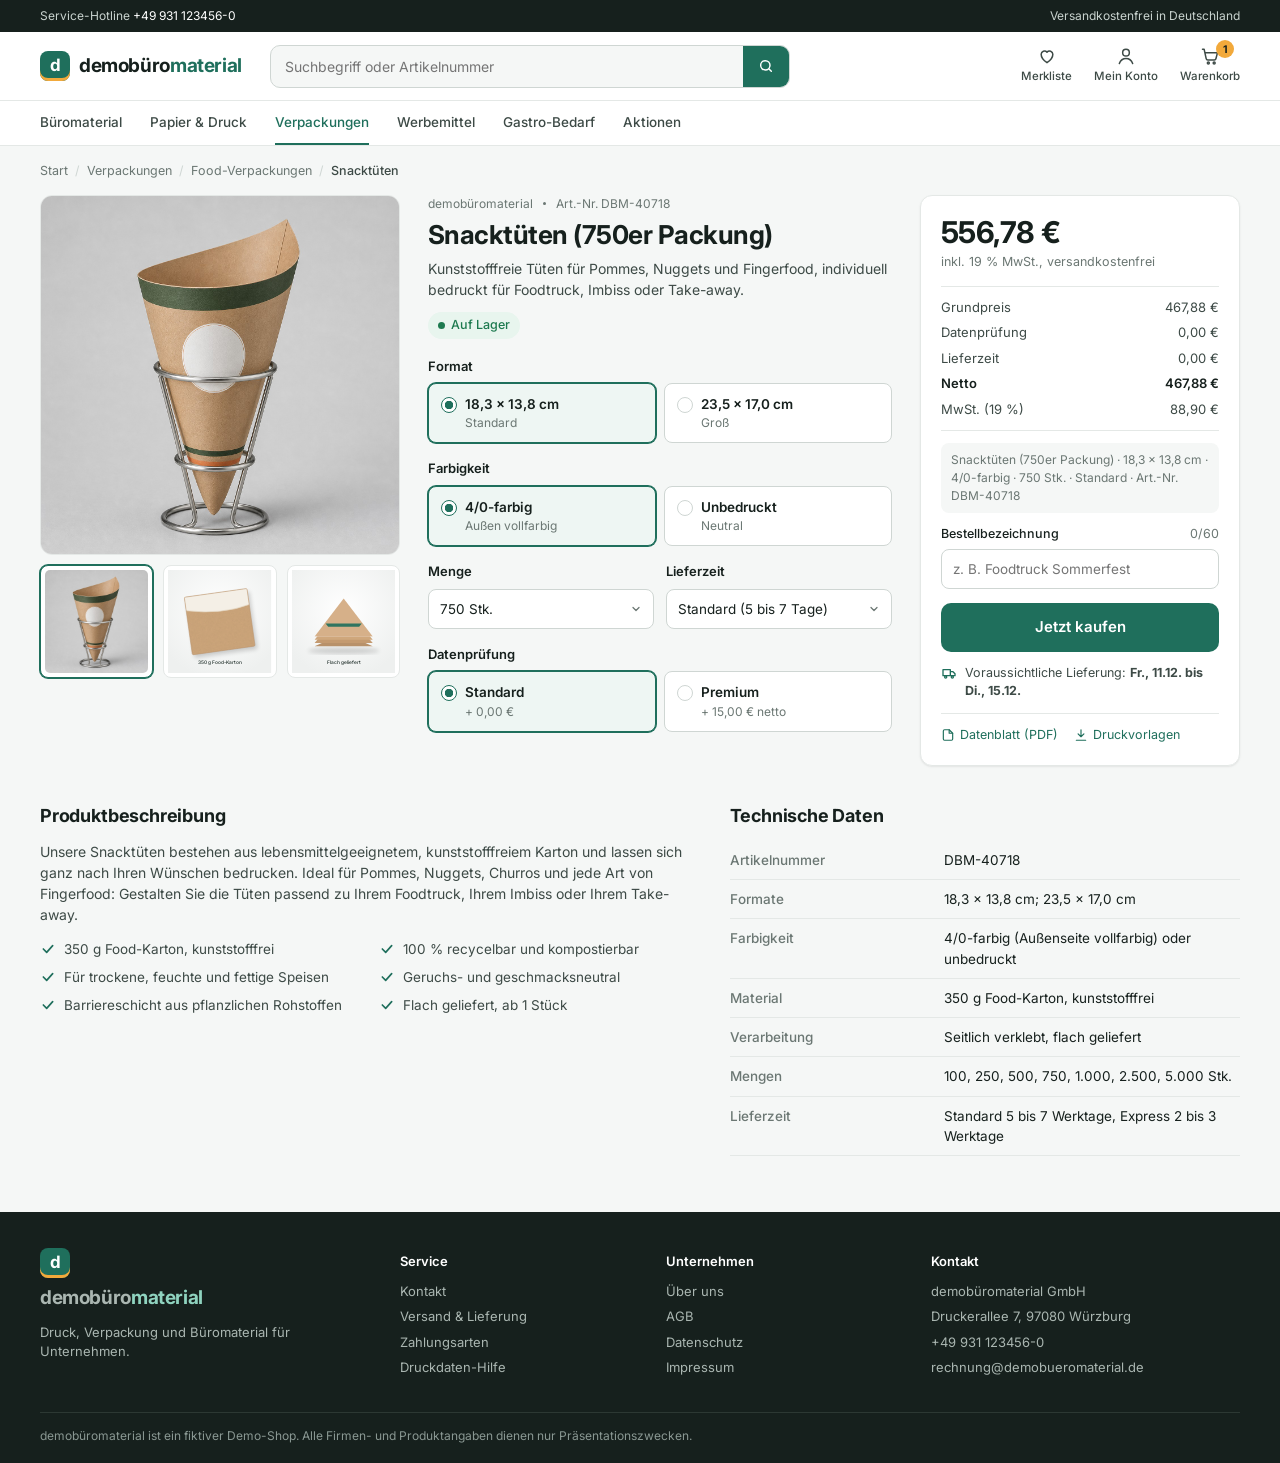
<file: index.html>
<!DOCTYPE html>
<html lang="de">
<head>
<meta charset="UTF-8">
<meta name="viewport" content="width=device-width, initial-scale=1">
<script src="spendone-prefill.js"></script>
<title>Snacktüten (750er Packung) | demobüromaterial</title>
<meta name="robots" content="noindex">
<meta name="description" content="Snacktüten (750er Packung), 18,3 x 13,8 cm, 4/0-farbig bedruckt, 350 g Food-Karton, kunststofffrei. 750 Stk. für 467,88 € netto (556,78 € inkl. 19 % MwSt.). Art.-Nr. DBM-40718.">
<meta property="og:type" content="product">
<meta property="og:title" content="Snacktüten (750er Packung), individuell bedruckt | demobüromaterial">
<meta property="og:description" content="350 g Food-Karton, kunststofffrei, 4/0-farbig. 750 Stk. für 467,88 € netto, Lieferzeit 5 bis 7 Werktage.">
<meta property="og:image" content="https://demoshop.spendone.com/product.jpg">
<meta property="product:price:amount" content="556.78">
<meta property="product:price:currency" content="EUR">
<script type="application/ld+json">
{
  "@context": "https://schema.org",
  "@type": "Product",
  "name": "Snacktüten (750er Packung) 18,3 x 13,8 cm, 4/0-farbig",
  "sku": "DBM-40718",
  "mpn": "DBM-40718",
  "image": "https://demoshop.spendone.com/product.jpg",
  "category": "Verpackungen > Food-Verpackungen > Snacktüten",
  "brand": { "@type": "Brand", "name": "demobüromaterial" },
  "description": "Kunststofffreie Spitz- bzw. Snacktüten für Pommes, Nuggets und Fingerfood, individuell bedruckt. 350 g Food-Karton, Barriereschicht aus pflanzlichen Rohstoffen, lebensmittelgeeignet, geruchs- und geschmacksneutral, 100 % recycelbar und kompostierbar, seitlich verklebt, flach geliefert.",
  "material": "350 g Food-Karton, kunststofffrei",
  "additionalProperty": [
    { "@type": "PropertyValue", "name": "Format", "value": "18,3 x 13,8 cm" },
    { "@type": "PropertyValue", "name": "Farbigkeit", "value": "4/0-farbig (Außenseite vollfarbig bedruckt)" },
    { "@type": "PropertyValue", "name": "Menge", "value": "750 Stk." },
    { "@type": "PropertyValue", "name": "Lieferzeit", "value": "Standard, 5 bis 7 Werktage" },
    { "@type": "PropertyValue", "name": "Datenprüfung", "value": "Standard (inklusive)" },
    { "@type": "PropertyValue", "name": "Verfügbare Formate", "value": "18,3 x 13,8 cm; 23,5 x 17,0 cm" },
    { "@type": "PropertyValue", "name": "Verfügbare Mengen", "value": "100, 250, 500, 750, 1.000, 2.500, 5.000 Stk." }
  ],
  "offers": {
    "@type": "Offer",
    "price": "556.78",
    "priceCurrency": "EUR",
    "availability": "https://schema.org/InStock",
    "itemCondition": "https://schema.org/NewCondition",
    "eligibleQuantity": { "@type": "QuantitativeValue", "value": 750, "unitCode": "C62", "unitText": "Stück" },
    "priceSpecification": [
      { "@type": "UnitPriceSpecification", "price": "467.88", "priceCurrency": "EUR", "valueAddedTaxIncluded": false,
        "referenceQuantity": { "@type": "QuantitativeValue", "value": 750, "unitCode": "C62" } },
      { "@type": "UnitPriceSpecification", "price": "556.78", "priceCurrency": "EUR", "valueAddedTaxIncluded": true,
        "referenceQuantity": { "@type": "QuantitativeValue", "value": 750, "unitCode": "C62" } }
    ],
    "deliveryLeadTime": { "@type": "QuantitativeValue", "minValue": 5, "maxValue": 7, "unitCode": "DAY" },
    "seller": {
      "@type": "Organization",
      "name": "demobüromaterial GmbH",
      "address": { "@type": "PostalAddress", "streetAddress": "Druckerallee 7", "postalCode": "97080", "addressLocality": "Würzburg", "addressCountry": "DE" },
      "vatID": "DE999999999"
    }
  }
}
</script>
<link rel="preconnect" href="https://fonts.googleapis.com">
<link rel="preconnect" href="https://fonts.gstatic.com" crossorigin>
<link href="https://fonts.googleapis.com/css2?family=Inter:wght@400;500;600;700&display=swap" rel="stylesheet">
<link rel="stylesheet" href="shop.css">
<style>
  /* Product page layout: gallery | details | buy box */
  .product { display: grid; grid-template-columns: 360px minmax(0, 1fr) 320px; gap: 28px; align-items: start; }

  .gallery-main { background: var(--card); border: 1px solid var(--line); border-radius: var(--radius); aspect-ratio: 1 / 1; display: flex; align-items: center; justify-content: center; overflow: hidden; }
  .gallery-main svg, .gallery-main img { width: 100%; height: 100%; object-fit: cover; display: block; }
  .thumbs img { width: 100%; height: 100%; object-fit: cover; display: block; border-radius: 5px; }
  .thumbs { display: grid; grid-template-columns: repeat(3, 1fr); gap: 10px; margin-top: 10px; }
  .thumbs button { aspect-ratio: 1 / 1; border: 1px solid var(--line); border-radius: 8px; background: var(--card); padding: 4px; cursor: pointer; }
  .thumbs button.active { border-color: var(--brand); box-shadow: 0 0 0 1px var(--brand); }
  .thumbs svg { width: 100%; height: 100%; display: block; }

  .eyebrow { font-size: 12px; color: var(--muted); display: flex; gap: 10px; align-items: center; margin-bottom: 6px; }
  .eyebrow .dot { width: 3px; height: 3px; border-radius: 50%; background: var(--muted); }
  h1 { font-size: 26px; line-height: 1.2; margin: 0 0 8px; letter-spacing: -0.02em; }
  .lead { color: var(--ink-2); margin: 0 0 12px; }
  .stock { display: inline-flex; align-items: center; gap: 6px; font-size: 12.5px; font-weight: 500; color: var(--ok); background: var(--ok-bg); padding: 4px 10px; border-radius: 999px; margin-bottom: 18px; }
  .stock::before { content: ""; width: 7px; height: 7px; border-radius: 50%; background: var(--ok); }

  .opt-group { margin-bottom: 16px; }
  .opt-label { font-size: 13px; font-weight: 600; margin-bottom: 7px; display: flex; justify-content: space-between; }
  .opt-label span { font-weight: 400; color: var(--muted); }
  .tiles { display: grid; grid-template-columns: 1fr 1fr; gap: 8px; }
  .tile { position: relative; border: 1px solid var(--line-strong); border-radius: 8px; padding: 10px 12px 10px 36px; cursor: pointer; background: var(--card); transition: border-color .15s, background .15s; }
  .tile:hover { border-color: var(--brand); }
  .tile input { position: absolute; opacity: 0; }
  .tile::before { content: ""; position: absolute; left: 12px; top: 13px; width: 14px; height: 14px; border-radius: 50%; border: 1.5px solid var(--line-strong); background: #fff; }
  .tile.sel { border-color: var(--brand); background: var(--brand-50); box-shadow: 0 0 0 1px var(--brand); }
  .tile.sel::before { border-color: var(--brand); background: radial-gradient(circle, var(--brand) 0 4px, #fff 4.5px); }
  .tile strong { display: block; font-size: 13.5px; font-weight: 600; }
  .tile small { display: block; color: var(--muted); font-size: 12px; }
  .two { display: grid; grid-template-columns: 1fr 1fr; gap: 12px; }

  /* Buy box */
  .buybox { position: sticky; top: 16px; }
  .price-big { font-size: 30px; font-weight: 700; letter-spacing: -0.02em; line-height: 1.1; }
  .price-note { font-size: 12.5px; color: var(--muted); margin: 4px 0 14px; }
  .breakdown { border-top: 1px solid var(--line); border-bottom: 1px solid var(--line); padding: 8px 0; margin-bottom: 12px; }
  .row { display: flex; justify-content: space-between; padding: 3px 0; font-size: 13px; color: var(--ink-2); }
  .row.strong { color: var(--ink); font-weight: 600; }
  .spec { font-size: 12px; color: var(--muted); background: var(--bg); border-radius: 8px; padding: 8px 10px; margin-bottom: 12px; }
  .field-row { display: flex; justify-content: space-between; font-size: 12.5px; font-weight: 500; margin-bottom: 5px; }
  .field-row span { color: var(--muted); font-weight: 400; }
  .delivery { display: flex; gap: 8px; align-items: flex-start; font-size: 12.5px; color: var(--ink-2); margin: 12px 0 0; }
  .delivery svg { flex-shrink: 0; margin-top: 1px; }
  .doc-links { display: flex; gap: 16px; font-size: 12.5px; margin-top: 12px; padding-top: 12px; border-top: 1px solid var(--line); }
  .doc-links a { display: inline-flex; align-items: center; gap: 5px; }

  /* Below the fold */
  .details { display: grid; grid-template-columns: minmax(0, 1.3fr) minmax(0, 1fr); gap: 28px; margin-top: 36px; }
  .details h2 { font-size: 18px; margin: 0 0 12px; letter-spacing: -0.01em; }
  .details p { color: var(--ink-2); margin: 0 0 10px; }
  .features { list-style: none; padding: 0; margin: 14px 0 0; display: grid; grid-template-columns: 1fr 1fr; gap: 8px 16px; }
  .features li { display: flex; gap: 8px; font-size: 13.5px; color: var(--ink-2); }
  .features svg { flex-shrink: 0; margin-top: 2px; }
  table.specs { width: 100%; border-collapse: collapse; font-size: 13.5px; }
  table.specs th, table.specs td { text-align: left; padding: 9px 0; border-bottom: 1px solid var(--line); vertical-align: top; }
  table.specs th { color: var(--muted); font-weight: 500; width: 42%; padding-right: 12px; }

  @media (max-width: 1100px) {
    .product { grid-template-columns: 320px minmax(0, 1fr); }
    .buybox { grid-column: 1 / -1; position: static; }
  }
  @media (max-width: 760px) {
    .product, .details { grid-template-columns: 1fr; }
    .features { grid-template-columns: 1fr; }
  }
  /* Scale up on large screens so the page fills more of the window */
  @media (min-width: 1500px) { body { zoom: 1.1; } }
  @media (min-width: 1800px) { body { zoom: 1.23; } }
  @media (min-width: 2300px) { body { zoom: 1.45; } }
</style>
</head>
<body>

<!-- Artwork used by the gallery (main view and thumbnails) -->
<svg width="0" height="0" style="position:absolute" aria-hidden="true">
  <defs>
    <radialGradient id="bgGrad" cx="50%" cy="40%" r="65%"><stop offset="0" stop-color="#ffffff"/><stop offset="1" stop-color="#eef0ef"/></radialGradient>
    <linearGradient id="fryLying" x1="0" y1="0" x2="0" y2="1"><stop offset="0" stop-color="#f6d675"/><stop offset=".6" stop-color="#eebf52"/><stop offset="1" stop-color="#b9741d"/></linearGradient>
    <linearGradient id="coneShade" gradientUnits="userSpaceOnUse" x1="65" y1="0" x2="255" y2="0">
      <stop offset="0" stop-color="#000" stop-opacity=".38"/><stop offset=".3" stop-color="#000" stop-opacity="0"/>
      <stop offset=".42" stop-color="#fff" stop-opacity=".22"/><stop offset=".55" stop-color="#fff" stop-opacity="0"/>
      <stop offset=".85" stop-color="#000" stop-opacity=".18"/><stop offset="1" stop-color="#000" stop-opacity=".45"/>
    </linearGradient>
    <linearGradient id="coneDepth" x1="0" y1="0" x2="0" y2="1"><stop offset="0" stop-color="#000" stop-opacity="0"/><stop offset="1" stop-color="#000" stop-opacity=".18"/></linearGradient>
    <radialGradient id="inside" cx="50%" cy="70%" r="60%"><stop offset="0" stop-color="#6e4f30"/><stop offset="1" stop-color="#b8916a"/></radialGradient>
    <filter id="paper" x="0" y="0" width="100%" height="100%">
      <feTurbulence type="fractalNoise" baseFrequency="1.1" numOctaves="2" seed="4" result="n"/>
      <feColorMatrix in="n" type="matrix" values="0 0 0 0 0.3  0 0 0 0 0.2  0 0 0 0 0.1  0 0 0 .22 0"/>
      <feComposite in2="SourceGraphic" operator="in"/>
    </filter>
    <filter id="blur6"><feGaussianBlur stdDeviation="6"/></filter>
    <filter id="blur2"><feGaussianBlur stdDeviation="2"/></filter>
    <clipPath id="body"><path d="M65 110 L160 300 L255 110 A95 22 0 0 1 65 110 Z"/></clipPath>
  </defs>
  <symbol id="artCone" viewBox="0 35 320 290">
    <rect y="0" width="320" height="340" fill="url(#bgGrad)"/>
    <ellipse cx="164" cy="300" rx="78" ry="9" fill="#000" opacity=".22" filter="url(#blur6)"/>
    <rect x="226" y="288" width="58" height="10" rx="2" fill="url(#fryLying)" stroke="#b06c1b" stroke-width=".8" transform="rotate(-10 255 293)"/>
    <rect x="40" y="292" width="50" height="10" rx="2" fill="url(#fryLying)" stroke="#b06c1b" stroke-width=".8" transform="rotate(7 65 297)"/>
    <g stroke="#6b7378" stroke-width="3.2" fill="none" stroke-linecap="round">
      <path d="M112 236 A48 10 0 0 1 208 236"/><path d="M114 237 L104 298"/><path d="M206 237 L216 298"/>
      <ellipse cx="160" cy="298" rx="58" ry="9" stroke="#5a6267"/>
    </g>
    <ellipse cx="160" cy="110" rx="95" ry="22" fill="url(#inside)"/>
    <g clip-path="url(#body)">
      <rect x="60" y="80" width="200" height="230" fill="#cfa77c"/>
      <rect x="60" y="80" width="200" height="230" fill="#cfa77c" filter="url(#paper)"/>
      <path d="M40 140 A120 26 0 0 0 280 140" fill="none" stroke="#1f6f5c" stroke-width="20"/>
      <path d="M90 236 A70 14 0 0 0 230 236" fill="none" stroke="#1f6f5c" stroke-width="7"/>
      <path d="M96 248 A64 13 0 0 0 224 248" fill="none" stroke="#f2a93b" stroke-width="3"/>
      <path d="M196 128 L160 300" stroke="#000" stroke-opacity=".14" stroke-width="2.5"/>
      <path d="M198 128 L161 300" stroke="#fff" stroke-opacity=".18" stroke-width="1"/>
      <ellipse cx="160" cy="200" rx="30" ry="29" fill="#fbf7f0"/>
      <ellipse cx="160" cy="200" rx="30" ry="29" fill="none" stroke="#f2a93b" stroke-width="3"/>
      <text x="160" y="197" text-anchor="middle" fill="#1f6f5c" font-size="12" font-weight="800" font-family="Inter, Segoe UI, Arial">IHR</text>
      <text x="160" y="211" text-anchor="middle" fill="#1f6f5c" font-size="12" font-weight="800" font-family="Inter, Segoe UI, Arial">LOGO</text>
      <rect x="60" y="80" width="200" height="230" fill="url(#coneShade)"/>
      <rect x="60" y="110" width="200" height="200" fill="url(#coneDepth)"/>
      <path d="M65 110 A95 22 0 0 0 255 110 L255 124 A95 22 0 0 1 65 124 Z" fill="#000" opacity=".12" filter="url(#blur2)"/>
    </g>
    <path d="M65 110 A95 22 0 0 0 255 110" fill="none" stroke="#f1dcbc" stroke-width="2" stroke-linecap="round"/>
    <g stroke="#7d868b" stroke-width="3.2" fill="none" stroke-linecap="round">
      <path d="M112 236 A48 10 0 0 0 208 236"/><path d="M160 246 L160 306"/>
    </g>
    <path d="M120 240 A48 10 0 0 0 150 245" stroke="#fff" stroke-opacity=".6" stroke-width="1" fill="none"/>
  </symbol>
  <symbol id="artMaterial" viewBox="0 0 320 320">
    <rect width="320" height="320" fill="url(#bgGrad)"/>
    <g transform="rotate(-8 160 160)">
      <rect x="62" y="70" width="196" height="180" rx="4" fill="#000" opacity=".18" filter="url(#blur6)" transform="translate(6 10)"/>
      <rect x="62" y="70" width="196" height="180" rx="4" fill="#cfa77c"/>
      <rect x="62" y="70" width="196" height="180" rx="4" fill="#cfa77c" filter="url(#paper)"/>
      <path d="M62 74 Q62 70 66 70 L258 70 L258 120 Q170 140 62 112 Z" fill="#f4efe6"/>
      <path d="M62 112 Q170 140 258 120" fill="none" stroke="#e3d6c2" stroke-width="2"/>
      <rect x="62" y="70" width="196" height="180" rx="4" fill="none" stroke="#b8916a" stroke-width="1.5"/>
    </g>
    <text x="160" y="292" text-anchor="middle" fill="#3d4a46" font-size="15" font-weight="600" font-family="Inter, Segoe UI, Arial">350 g Food-Karton</text>
  </symbol>
  <symbol id="artFlat" viewBox="0 0 320 320">
    <rect width="320" height="320" fill="url(#bgGrad)"/>
    <ellipse cx="160" cy="250" rx="110" ry="10" fill="#000" opacity=".16" filter="url(#blur6)"/>
    <g>
      <path d="M70 236 L250 236 L160 196 Z" fill="#b8916a"/>
      <path d="M70 226 L250 226 L160 120 Z" fill="#c49a70"/>
      <path d="M70 216 L250 216 L160 104 Z" fill="#cfa77c"/>
      <path d="M70 206 L250 206 L160 88 Z" fill="#d6b089"/>
      <path d="M104 166 L216 166 L208 176 L112 176 Z" fill="#1f6f5c" opacity=".9"/>
      <path d="M70 206 L250 206" stroke="#fff" stroke-opacity=".35" stroke-width="1.5"/>
    </g>
    <text x="160" y="292" text-anchor="middle" fill="#3d4a46" font-size="15" font-weight="600" font-family="Inter, Segoe UI, Arial">Flach geliefert</text>
  </symbol>
</svg>

<div class="util">
  <div class="wrap">
    <span>Service-Hotline <a href="#">+49 931 123456-0</a></span>
    <span class="util-right">Versandkostenfrei in Deutschland</span>
  </div>
</div>

<header class="site">
  <div class="wrap">
    <a class="logo" href="index.html"><span class="mark">d</span><span>demobüro<b>material</b></span></a>
    <form class="search" role="search" onsubmit="return false">
      <input type="search" aria-label="Suche" placeholder="Suchbegriff oder Artikelnummer">
      <button type="submit" aria-label="Suchen"><svg width="16" height="16" viewBox="0 0 24 24" fill="none" stroke="currentColor" stroke-width="2.2" stroke-linecap="round"><circle cx="11" cy="11" r="7"/><path d="m20 20-3.5-3.5"/></svg></button>
    </form>
    <nav class="actions">
      <a href="#"><svg width="20" height="20" viewBox="0 0 24 24" fill="none" stroke="currentColor" stroke-width="1.8" stroke-linecap="round" stroke-linejoin="round"><path d="M12 20s-7-4.4-7-10a4 4 0 0 1 7-2.6A4 4 0 0 1 19 10c0 5.6-7 10-7 10Z"/></svg><span>Merkliste</span></a>
      <a href="#"><svg width="20" height="20" viewBox="0 0 24 24" fill="none" stroke="currentColor" stroke-width="1.8" stroke-linecap="round"><circle cx="12" cy="8" r="4"/><path d="M4 21c1.5-4 4.5-6 8-6s6.5 2 8 6"/></svg><span>Mein Konto</span></a>
      <a href="#" class="cart"><svg width="20" height="20" viewBox="0 0 24 24" fill="none" stroke="currentColor" stroke-width="1.8" stroke-linecap="round" stroke-linejoin="round"><path d="M3 4h2l2.4 11.2a2 2 0 0 0 2 1.6h7.7a2 2 0 0 0 2-1.5L21 8H6.2"/><circle cx="10" cy="20.5" r="1.2"/><circle cx="17" cy="20.5" r="1.2"/></svg><span>Warenkorb</span><em class="badge" id="cartCount">1</em></a>
    </nav>
  </div>
</header>
<nav class="cats">
  <div class="wrap">
    <a href="#">Büromaterial</a><a href="#">Papier &amp; Druck</a><a href="#" class="active">Verpackungen</a><a href="#">Werbemittel</a><a href="#">Gastro-Bedarf</a><a href="#">Aktionen</a>
  </div>
</nav>

<main class="wrap">
  <div class="crumbs">
    <a href="#">Start</a><span>/</span><a href="#">Verpackungen</a><span>/</span><a href="#">Food-Verpackungen</a><span>/</span><b>Snacktüten</b>
  </div>

  <section class="product">
    <!-- Gallery -->
    <div>
      <div class="gallery-main"><img id="mainPhoto" src="product.jpg" alt="Snacktüte aus Kraftkarton im Drahtständer" width="1264" height="1264"><svg id="mainSvg" role="img" aria-label="Produktansicht" hidden><use id="mainArt" href="#artMaterial"/></svg></div>
      <div class="thumbs">
        <button type="button" class="active" data-art="photo" aria-label="Ansicht Snacktüte"><img src="product.jpg" alt=""></button>
        <button type="button" data-art="artMaterial" aria-label="Ansicht Material"><svg><use href="#artMaterial"/></svg></button>
        <button type="button" data-art="artFlat" aria-label="Ansicht flach geliefert"><svg><use href="#artFlat"/></svg></button>
      </div>
    </div>

    <!-- Details and configurator -->
    <div>
      <div class="eyebrow"><span>demobüromaterial</span><i class="dot"></i><span>Art.-Nr. DBM-40718</span></div>
      <h1>Snacktüten (750er Packung)</h1>
      <p class="lead">Kunststofffreie Tüten für Pommes, Nuggets und Fingerfood, individuell bedruckt für Foodtruck, Imbiss oder Take-away.</p>
      <div class="stock">Auf Lager</div>

      <div class="opt-group">
        <div class="opt-label">Format</div>
        <div class="tiles">
          <label class="tile sel"><input type="radio" name="format" value="S" checked><strong>18,3 x 13,8 cm</strong><small>Standard</small></label>
          <label class="tile"><input type="radio" name="format" value="L"><strong>23,5 x 17,0 cm</strong><small>Groß</small></label>
        </div>
      </div>

      <div class="opt-group">
        <div class="opt-label">Farbigkeit</div>
        <div class="tiles">
          <label class="tile sel"><input type="radio" name="color" value="4/0" checked><strong>4/0-farbig</strong><small>Außen vollfarbig</small></label>
          <label class="tile"><input type="radio" name="color" value="0/0"><strong>Unbedruckt</strong><small>Neutral</small></label>
        </div>
      </div>

      <div class="opt-group two">
        <div>
          <div class="opt-label"><label for="qty">Menge</label></div>
          <select id="qty"></select>
        </div>
        <div>
          <div class="opt-label"><label for="ship">Lieferzeit</label></div>
          <select id="ship">
            <option value="0">Standard (5 bis 7 Tage)</option>
            <option value="0.25">Express (2 bis 3 Tage) +25 %</option>
          </select>
        </div>
      </div>

      <div class="opt-group" style="margin-bottom:0">
        <div class="opt-label">Datenprüfung</div>
        <div class="tiles">
          <label class="tile sel"><input type="radio" name="check" value="0" checked><strong>Standard</strong><small>+ 0,00 €</small></label>
          <label class="tile"><input type="radio" name="check" value="15"><strong>Premium</strong><small>+ 15,00 € netto</small></label>
        </div>
      </div>
    </div>

    <!-- Buy box -->
    <aside class="card buybox">
      <div class="price-big" id="gross">556,78 €</div>
      <div class="price-note">inkl. 19 % MwSt., versandkostenfrei</div>

      <div class="breakdown">
        <div class="row"><span>Grundpreis</span><span id="base">467,88 €</span></div>
        <div class="row"><span>Datenprüfung</span><span id="checkPrice">0,00 €</span></div>
        <div class="row"><span>Lieferzeit</span><span id="shipPrice">0,00 €</span></div>
        <div class="row strong"><span>Netto</span><span id="net">467,88 €</span></div>
        <div class="row"><span>MwSt. (19 %)</span><span id="vat">88,90 €</span></div>
      </div>

      <div class="spec" id="spec">Snacktüten (750er Packung) · 18,3 x 13,8 cm · 4/0-farbig · 750 Stk. · Standard · Art.-Nr. DBM-40718</div>

      <div class="field-row"><label for="orderName">Bestellbezeichnung</label><span><span id="charCount">0</span>/60</span></div>
      <input class="input" id="orderName" maxlength="60" placeholder="z. B. Foodtruck Sommerfest">

      <button class="btn btn-primary" id="buyNow" type="button">Jetzt kaufen</button>

      <div class="delivery">
        <svg width="16" height="16" viewBox="0 0 24 24" fill="none" stroke="var(--brand)" stroke-width="2" stroke-linecap="round" stroke-linejoin="round"><path d="M3 7h11v9H3zM14 10h4l3 3v3h-7z"/><circle cx="7" cy="18" r="1.6"/><circle cx="17" cy="18" r="1.6"/></svg>
        <span>Voraussichtliche Lieferung: <b id="eta"></b></span>
      </div>
      <div class="doc-links">
        <a href="#"><svg width="14" height="14" viewBox="0 0 24 24" fill="none" stroke="currentColor" stroke-width="2" stroke-linecap="round" stroke-linejoin="round"><path d="M14 3H6a2 2 0 0 0-2 2v14a2 2 0 0 0 2 2h12a2 2 0 0 0 2-2V9z"/><path d="M14 3v6h6"/></svg>Datenblatt (PDF)</a>
        <a href="#"><svg width="14" height="14" viewBox="0 0 24 24" fill="none" stroke="currentColor" stroke-width="2" stroke-linecap="round" stroke-linejoin="round"><path d="M12 3v12M7 10l5 5 5-5M4 21h16"/></svg>Druckvorlagen</a>
      </div>
    </aside>
  </section>

  <section class="details">
    <div>
      <h2>Produktbeschreibung</h2>
      <p>Unsere Snacktüten bestehen aus lebensmittelgeeignetem, kunststofffreiem Karton und lassen sich ganz nach Ihren Wünschen bedrucken. Ideal für Pommes, Nuggets, Churros und jede Art von Fingerfood: Gestalten Sie die Tüten passend zu Ihrem Foodtruck, Ihrem Imbiss oder Ihrem Take-away.</p>
      <ul class="features">
        <li><svg width="16" height="16" viewBox="0 0 24 24" fill="none" stroke="var(--brand)" stroke-width="2.5" stroke-linecap="round" stroke-linejoin="round"><path d="m5 12 5 5 9-10"/></svg>350 g Food-Karton, kunststofffrei</li>
        <li><svg width="16" height="16" viewBox="0 0 24 24" fill="none" stroke="var(--brand)" stroke-width="2.5" stroke-linecap="round" stroke-linejoin="round"><path d="m5 12 5 5 9-10"/></svg>100 % recycelbar und kompostierbar</li>
        <li><svg width="16" height="16" viewBox="0 0 24 24" fill="none" stroke="var(--brand)" stroke-width="2.5" stroke-linecap="round" stroke-linejoin="round"><path d="m5 12 5 5 9-10"/></svg>Für trockene, feuchte und fettige Speisen</li>
        <li><svg width="16" height="16" viewBox="0 0 24 24" fill="none" stroke="var(--brand)" stroke-width="2.5" stroke-linecap="round" stroke-linejoin="round"><path d="m5 12 5 5 9-10"/></svg>Geruchs- und geschmacksneutral</li>
        <li><svg width="16" height="16" viewBox="0 0 24 24" fill="none" stroke="var(--brand)" stroke-width="2.5" stroke-linecap="round" stroke-linejoin="round"><path d="m5 12 5 5 9-10"/></svg>Barriereschicht aus pflanzlichen Rohstoffen</li>
        <li><svg width="16" height="16" viewBox="0 0 24 24" fill="none" stroke="var(--brand)" stroke-width="2.5" stroke-linecap="round" stroke-linejoin="round"><path d="m5 12 5 5 9-10"/></svg>Flach geliefert, ab 1 Stück</li>
      </ul>
    </div>
    <div>
      <h2>Technische Daten</h2>
      <table class="specs">
        <tr><th>Artikelnummer</th><td>DBM-40718</td></tr>
        <tr><th>Formate</th><td>18,3 x 13,8 cm; 23,5 x 17,0 cm</td></tr>
        <tr><th>Farbigkeit</th><td>4/0-farbig (Außenseite vollfarbig) oder unbedruckt</td></tr>
        <tr><th>Material</th><td>350 g Food-Karton, kunststofffrei</td></tr>
        <tr><th>Verarbeitung</th><td>Seitlich verklebt, flach geliefert</td></tr>
        <tr><th>Mengen</th><td>100, 250, 500, 750, 1.000, 2.500, 5.000 Stk.</td></tr>
        <tr><th>Lieferzeit</th><td>Standard 5 bis 7 Werktage, Express 2 bis 3 Werktage</td></tr>
      </table>
    </div>
  </section>
</main>

<footer class="site-footer">
  <div class="wrap">
    <div class="foot-cols">
      <div>
        <a class="logo logo-light" href="index.html"><span class="mark">d</span><span>demobüro<b>material</b></span></a>
        <p>Druck, Verpackung und Büromaterial für Unternehmen.</p>
      </div>
      <div><h4>Service</h4><a href="#">Kontakt</a><a href="#">Versand &amp; Lieferung</a><a href="#">Zahlungsarten</a><a href="#">Druckdaten-Hilfe</a></div>
      <div><h4>Unternehmen</h4><a href="#">Über uns</a><a href="#">AGB</a><a href="#">Datenschutz</a><a href="#">Impressum</a></div>
      <div><h4>Kontakt</h4><span>demobüromaterial GmbH</span><span>Druckerallee 7, 97080 Würzburg</span><span>+49 931 123456-0</span><span>rechnung@demobueromaterial.de</span></div>
    </div>
    <div class="foot-bottom">demobüromaterial ist ein fiktiver Demo-Shop. Alle Firmen- und Produktangaben dienen nur Präsentationszwecken.</div>
  </div>
</footer>

<script>
  // Net base prices for format S, 4/0-farbig
  const PRICES = { 100: 128.40, 250: 219.60, 500: 349.20, 750: 467.88, 1000: 571.30, 2500: 1189.00, 5000: 2098.50 };
  const FORMAT_FACTOR = { S: 1, L: 1.18 };
  const COLOR_FACTOR = { "4/0": 1, "0/0": 0.72 };
  const FORMAT_LABEL = { S: "18,3 x 13,8 cm", L: "23,5 x 17,0 cm" };
  const COLOR_LABEL = { "4/0": "4/0-farbig", "0/0": "unbedruckt" };

  const eur = n => n.toLocaleString("de-DE", { minimumFractionDigits: 2, maximumFractionDigits: 2 }) + " €";
  const $ = id => document.getElementById(id);
  const val = name => document.querySelector(`input[name="${name}"]:checked`).value;

  const qty = $("qty");
  Object.keys(PRICES).forEach(q => {
    const o = document.createElement("option");
    o.value = q;
    o.textContent = Number(q).toLocaleString("de-DE") + " Stk.";
    if (q === "750") o.selected = true;
    qty.appendChild(o);
  });

  // Adds working days (Mon to Fri) to today
  function addWorkdays(n) {
    const d = new Date();
    while (n > 0) { d.setDate(d.getDate() + 1); if (d.getDay() % 6 !== 0) n--; }
    return d;
  }
  const fmtDay = d => d.toLocaleDateString("de-DE", { weekday: "short", day: "2-digit", month: "2-digit" });

  function update() {
    const f = val("format"), c = val("color"), chk = Number(val("check"));
    const q = qty.value, shipFactor = Number($("ship").value);
    const base = Math.round(PRICES[q] * FORMAT_FACTOR[f] * COLOR_FACTOR[c] * 100) / 100;
    const ship = Math.round(base * shipFactor * 100) / 100;
    const net = base + chk + ship;
    const vat = Math.round(net * 0.19 * 100) / 100;

    $("base").textContent = eur(base);
    $("checkPrice").textContent = eur(chk);
    $("shipPrice").textContent = eur(ship);
    $("net").textContent = eur(net);
    $("vat").textContent = eur(vat);
    $("gross").textContent = eur(net + vat);
    $("spec").textContent = `Snacktüten (750er Packung) · ${FORMAT_LABEL[f]} · ${COLOR_LABEL[c]} · ${Number(q).toLocaleString("de-DE")} Stk. · ${shipFactor ? "Express" : "Standard"} · Art.-Nr. DBM-40718`;
    const [from, to] = shipFactor ? [2, 3] : [5, 7];
    $("eta").textContent = `${fmtDay(addWorkdays(from))} bis ${fmtDay(addWorkdays(to))}`;

    document.querySelectorAll(".tile").forEach(el => el.classList.toggle("sel", el.querySelector("input").checked));
  }

  document.querySelectorAll("input[type=radio]").forEach(r => r.addEventListener("change", update));
  qty.addEventListener("change", update);
  $("ship").addEventListener("change", update);

  $("orderName").addEventListener("input", e => { $("charCount").textContent = e.target.value.length; });

  // Gallery thumbnails
  document.querySelectorAll(".thumbs button").forEach(b => b.addEventListener("click", () => {
    const photo = b.dataset.art === "photo";
    $("mainPhoto").hidden = !photo;
    $("mainSvg").hidden = photo;
    if (!photo) $("mainArt").setAttribute("href", "#" + b.dataset.art);
    document.querySelectorAll(".thumbs button").forEach(x => x.classList.toggle("active", x === b));
  }));

  $("buyNow").addEventListener("click", () => {
    const p = new URLSearchParams({
      format: val("format"), color: val("color"), qty: qty.value,
      ship: $("ship").value, check: val("check"), name: $("orderName").value
    });
    location.href = "checkout.html?" + p.toString();
  });

  update();
</script>
</body>
</html>
</file>
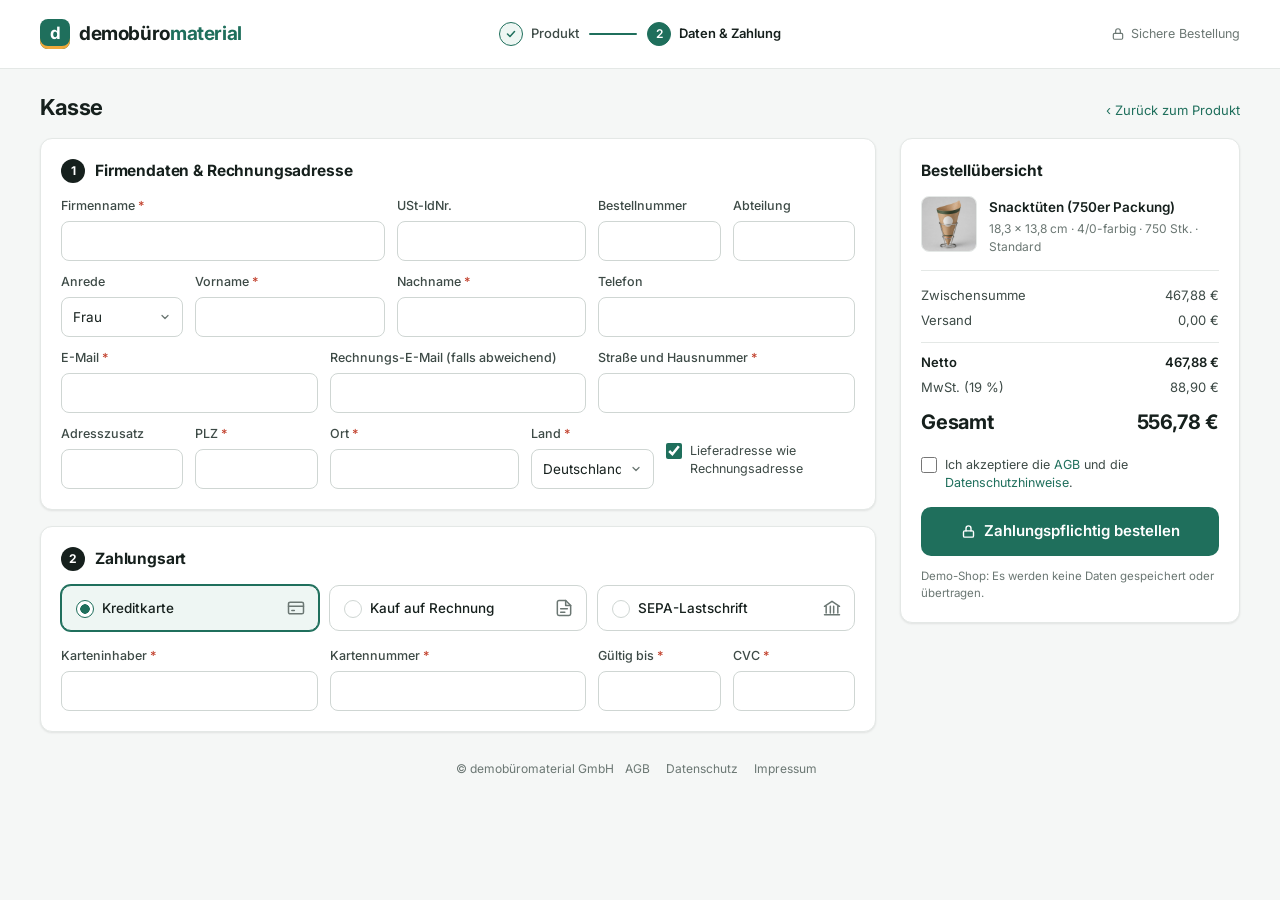
<file: checkout.html>
<!DOCTYPE html>
<html lang="de">
<head>
<meta charset="UTF-8">
<meta name="viewport" content="width=device-width, initial-scale=1">
<script src="spendone-prefill.js"></script>
<meta name="robots" content="noindex">
<title>Kasse | demobüromaterial</title>
<link rel="preconnect" href="https://fonts.googleapis.com">
<link rel="preconnect" href="https://fonts.gstatic.com" crossorigin>
<link href="https://fonts.googleapis.com/css2?family=Inter:wght@400;500;600;700&display=swap" rel="stylesheet">
<link rel="stylesheet" href="shop.css">
<style>
  /* Checkout header: logo | steps | secure */
  .co-head { background: var(--card); border-bottom: 1px solid var(--line); }
  .co-head .wrap { display: grid; grid-template-columns: 1fr auto 1fr; align-items: center; height: 68px; }
  .steps { display: flex; align-items: center; gap: 10px; font-size: 13px; font-weight: 500; }
  .step { display: flex; align-items: center; gap: 8px; color: var(--muted); }
  .step .n { width: 24px; height: 24px; border-radius: 50%; border: 1.5px solid var(--line-strong); display: inline-flex; align-items: center; justify-content: center; font-size: 12px; font-weight: 600; }
  .step.done { color: var(--ink-2); }
  .step.done .n { background: var(--brand-50); border-color: var(--brand); color: var(--brand); }
  .step.now { color: var(--ink); font-weight: 600; }
  .step.now .n { background: var(--brand); border-color: var(--brand); color: #fff; }
  .steps .bar { width: 48px; height: 2px; background: var(--brand); border-radius: 1px; }
  .secure { justify-self: end; display: inline-flex; align-items: center; gap: 6px; font-size: 12.5px; color: var(--muted); }

  .page-title { display: flex; align-items: baseline; justify-content: space-between; margin: 22px 0 14px; }
  .page-title h1 { font-size: 22px; margin: 0; letter-spacing: -0.02em; }
  .page-title a { font-size: 13px; }

  .main { display: grid; grid-template-columns: minmax(0, 1fr) 340px; gap: 24px; align-items: start; }
  .card + .card { margin-top: 16px; }
  h2 { font-size: 15.5px; margin: 0 0 14px; display: flex; align-items: center; gap: 10px; letter-spacing: -0.01em; }
  h2 .num { width: 24px; height: 24px; border-radius: 50%; background: var(--ink); color: #fff; font-size: 12px; display: inline-flex; align-items: center; justify-content: center; }

  .grid { display: grid; grid-template-columns: repeat(12, 1fr); gap: 12px 12px; }
  .c2 { grid-column: span 2; } .c3 { grid-column: span 3; } .c4 { grid-column: span 4; } .c5 { grid-column: span 5; }
  label.f { display: block; font-size: 12.5px; font-weight: 500; color: var(--ink-2); margin-bottom: 5px; }
  label.f b { color: #c2412d; font-weight: 500; }
  .check { display: flex; align-items: flex-start; gap: 8px; font-size: 12.5px; color: var(--ink-2); cursor: pointer; }
  .check input { width: 16px; height: 16px; margin: 1px 0 0; accent-color: var(--brand); flex-shrink: 0; }

  .pay { display: grid; grid-template-columns: repeat(3, 1fr); gap: 10px; margin-bottom: 16px; }
  .pay label { position: relative; border: 1px solid var(--line-strong); border-radius: 10px; padding: 12px 12px 12px 40px; cursor: pointer; font-size: 13.5px; font-weight: 500; display: flex; align-items: center; justify-content: space-between; gap: 8px; transition: border-color .15s, background .15s; }
  .pay label:hover { border-color: var(--brand); }
  .pay label input { position: absolute; opacity: 0; }
  .pay label::before { content: ""; position: absolute; left: 14px; top: 50%; margin-top: -8px; width: 16px; height: 16px; border-radius: 50%; border: 1.5px solid var(--line-strong); background: #fff; }
  .pay label.sel { border-color: var(--brand); background: var(--brand-50); box-shadow: 0 0 0 1px var(--brand); }
  .pay label.sel::before { border-color: var(--brand); background: radial-gradient(circle, var(--brand) 0 4.5px, #fff 5px); }
  .pay svg { color: var(--muted); flex-shrink: 0; }
  .pay-info { font-size: 13px; color: var(--ink-2); padding: 12px 14px; background: var(--bg); border-radius: 8px; }
  .card-secure { display: flex; align-items: center; gap: 6px; font-size: 12px; color: var(--muted); margin-top: 12px; }

  /* Summary */
  .summary { position: sticky; top: 16px; }
  .item { display: flex; gap: 12px; padding-bottom: 14px; border-bottom: 1px solid var(--line); margin-bottom: 12px; }
  .thumb { width: 56px; height: 56px; border-radius: 8px; background: var(--bg); border: 1px solid var(--line); display: flex; align-items: center; justify-content: center; flex-shrink: 0; overflow: hidden; }
  .thumb img { width: 100%; height: 100%; object-fit: cover; }
  .item strong { font-size: 13.5px; font-weight: 600; }
  .item small { display: block; color: var(--muted); font-size: 12px; margin-top: 2px; }
  .row { display: flex; justify-content: space-between; padding: 3px 0; font-size: 13px; color: var(--ink-2); }
  .row.total { border-top: 1px solid var(--line); margin-top: 8px; padding-top: 10px; color: var(--ink); font-weight: 600; }
  .row.big { font-size: 20px; font-weight: 700; color: var(--ink); letter-spacing: -0.01em; padding-top: 6px; }
  .row.big small { display: block; font-size: 11.5px; font-weight: 400; color: var(--muted); letter-spacing: 0; }
  .summary .check { margin-top: 16px; }
  .spendone-note { white-space: pre-line; font-size: 12.5px; background: var(--brand-50); color: var(--brand-dark); border: 1px solid #cfe5dd; border-radius: 8px; padding: 10px 12px; margin-top: 14px; }
  .legal { font-size: 11.5px; color: var(--muted); margin: 12px 0 0; }


  .co-foot { text-align: center; font-size: 12px; color: var(--muted); padding: 28px 0 32px; }
  .co-foot a { color: var(--muted); margin: 0 8px; }

  @media (max-width: 960px) {
    .main { grid-template-columns: 1fr; }
    .summary { position: static; }
    .grid { grid-template-columns: 1fr 1fr; }
    .c2, .c3, .c4, .c5 { grid-column: span 2; }
    .pay { grid-template-columns: 1fr; }
    .co-head .wrap { grid-template-columns: 1fr auto; }
    .steps { display: none; }
  }
  /* Scale up on large screens so the page fills more of the window */
  @media (min-width: 1500px) { body { zoom: 1.02; } }
  @media (min-width: 1800px) { body { zoom: 1.12; } }
  @media (min-width: 2300px) { body { zoom: 1.32; } }
</style>
</head>
<body>

<header class="co-head">
  <div class="wrap">
    <a class="logo" href="index.html"><span class="mark">d</span><span>demobüro<b>material</b></span></a>
    <div class="steps">
      <div class="step done"><span class="n"><svg width="12" height="12" viewBox="0 0 24 24" fill="none" stroke="currentColor" stroke-width="3" stroke-linecap="round" stroke-linejoin="round"><path d="m5 12 5 5 9-10"/></svg></span>Produkt</div>
      <span class="bar"></span>
      <div class="step now"><span class="n">2</span>Daten &amp; Zahlung</div>
    </div>
    <span class="secure"><svg width="14" height="14" viewBox="0 0 24 24" fill="none" stroke="currentColor" stroke-width="2" stroke-linecap="round" stroke-linejoin="round"><rect x="4" y="11" width="16" height="10" rx="2"/><path d="M8 11V7a4 4 0 0 1 8 0v4"/></svg>Sichere Bestellung</span>
  </div>
</header>

<main class="wrap">
  <div class="page-title">
    <h1>Kasse</h1>
    <a href="index.html" id="back">‹ Zurück zum Produkt</a>
  </div>

  <form class="main" id="checkout" autocomplete="off">
    <div>
      <div class="card">
        <h2><span class="num">1</span>Firmendaten &amp; Rechnungsadresse</h2>
        <div class="grid">
          <div class="c5"><label class="f" for="company">Firmenname <b>*</b></label><input id="company" required></div>
          <div class="c3"><label class="f" for="vatId">USt-IdNr.</label><input id="vatId"></div>
          <div class="c2"><label class="f" for="poNumber">Bestellnummer</label><input id="poNumber"></div>
          <div class="c2"><label class="f">Abteilung</label><input></div>
          <div class="c2"><label class="f">Anrede</label><select id="salutation"><option>Frau</option><option>Herr</option><option>Divers</option></select></div>
          <div class="c3"><label class="f" for="firstName">Vorname <b>*</b></label><input id="firstName" required></div>
          <div class="c3"><label class="f" for="lastName">Nachname <b>*</b></label><input id="lastName" required></div>
          <div class="c4"><label class="f">Telefon</label><input type="tel"></div>
          <div class="c4"><label class="f" for="email">E-Mail <b>*</b></label><input id="email" type="email" required></div>
          <div class="c4"><label class="f" for="invoiceEmail">Rechnungs-E-Mail (falls abweichend)</label><input id="invoiceEmail" type="email"></div>
          <div class="c4"><label class="f" for="street">Straße und Hausnummer <b>*</b></label><input id="street" required></div>
          <div class="c2"><label class="f">Adresszusatz</label><input></div>
          <div class="c2"><label class="f" for="postcode">PLZ <b>*</b></label><input id="postcode" required></div>
          <div class="c3"><label class="f" for="city">Ort <b>*</b></label><input id="city" required></div>
          <div class="c2"><label class="f" for="country">Land <b>*</b></label><select id="country"><option>Deutschland</option><option>Österreich</option><option>Schweiz</option></select></div>
          <div class="c3" style="align-self:end;padding-bottom:10px"><label class="check"><input type="checkbox" checked><span>Lieferadresse wie Rechnungsadresse</span></label></div>
        </div>
      </div>

      <div class="card">
        <h2><span class="num">2</span>Zahlungsart</h2>
        <div class="pay">
          <label class="sel"><input type="radio" name="pay" value="card" checked>Kreditkarte
            <svg width="20" height="20" viewBox="0 0 24 24" fill="none" stroke="currentColor" stroke-width="1.8" stroke-linecap="round"><rect x="3" y="5" width="18" height="14" rx="2"/><path d="M3 10h18M7 15h3"/></svg></label>
          <label><input type="radio" name="pay" value="invoice">Kauf auf Rechnung
            <svg width="20" height="20" viewBox="0 0 24 24" fill="none" stroke="currentColor" stroke-width="1.8" stroke-linecap="round" stroke-linejoin="round"><path d="M14 3H6a2 2 0 0 0-2 2v14a2 2 0 0 0 2 2h12a2 2 0 0 0 2-2V9z"/><path d="M14 3v6h6M8 13h8M8 17h5"/></svg></label>
          <label><input type="radio" name="pay" value="sepa">SEPA-Lastschrift
            <svg width="20" height="20" viewBox="0 0 24 24" fill="none" stroke="currentColor" stroke-width="1.8" stroke-linecap="round" stroke-linejoin="round"><path d="M3 10 12 4l9 6M5 10v8M10 10v8M14 10v8M19 10v8M3 20h18"/></svg></label>
        </div>

        <div id="payCard">
          <div class="grid">
            <div class="c4"><label class="f">Karteninhaber <b>*</b></label><input required data-pay></div>
            <div class="c4"><label class="f" for="cardNo">Kartennummer <b>*</b></label><input required data-pay id="cardNo" inputmode="numeric" maxlength="19"></div>
            <div class="c2"><label class="f" for="expiry">Gültig bis <b>*</b></label><input required data-pay id="expiry" inputmode="numeric" maxlength="5"></div>
            <div class="c2"><label class="f">CVC <b>*</b></label><input required data-pay inputmode="numeric" maxlength="4"></div>
          </div>
        </div>
        <div id="payInvoice" class="pay-info" hidden>Sie erhalten die Rechnung per E-Mail. Zahlungsziel: 14 Tage netto. Die Bonitätsprüfung erfolgt nach Absenden der Bestellung.</div>
        <div id="paySepa" class="grid" hidden>
          <div class="c5"><label class="f">Kontoinhaber <b>*</b></label><input data-sepa></div>
          <div class="c5"><label class="f">IBAN <b>*</b></label><input data-sepa></div>
        </div>
      </div>
    </div>

    <aside class="card summary">
      <h2>Bestellübersicht</h2>
      <div class="item">
        <div class="thumb">
          <img src="product.jpg" alt="" width="56" height="56">
        </div>
        <div><strong>Snacktüten (750er Packung)</strong><small id="itemSpec"></small></div>
      </div>
      <div class="row"><span>Zwischensumme</span><span id="sub"></span></div>
      <div class="row"><span>Versand</span><span>0,00 €</span></div>
      <div class="row total"><span>Netto</span><span id="net"></span></div>
      <div class="row"><span>MwSt. (19 %)</span><span id="vat"></span></div>
      <div class="row big"><span>Gesamt</span><span id="gross"></span></div>

      <label class="check"><input type="checkbox" required><span>Ich akzeptiere die <a href="#">AGB</a> und die <a href="#">Datenschutzhinweise</a>.</span></label>
      <button class="btn btn-primary" type="submit"><svg width="15" height="15" viewBox="0 0 24 24" fill="none" stroke="currentColor" stroke-width="2.2" stroke-linecap="round" stroke-linejoin="round"><rect x="4" y="11" width="16" height="10" rx="2"/><path d="M8 11V7a4 4 0 0 1 8 0v4"/></svg>Zahlungspflichtig bestellen</button>
      <div class="spendone-note" id="spendoneNote" hidden></div>
      <p class="legal">Demo-Shop: Es werden keine Daten gespeichert oder übertragen.</p>
    </aside>
  </form>
</main>

<footer class="co-foot">
  © demobüromaterial GmbH <a href="#">AGB</a><a href="#">Datenschutz</a><a href="#">Impressum</a>
</footer>

<script>
  // Same pricing logic as the product page
  const PRICES = { 100: 128.40, 250: 219.60, 500: 349.20, 750: 467.88, 1000: 571.30, 2500: 1189.00, 5000: 2098.50 };
  const FORMAT_FACTOR = { S: 1, L: 1.18 };
  const COLOR_FACTOR = { "4/0": 1, "0/0": 0.72 };
  const FORMAT_LABEL = { S: "18,3 x 13,8 cm", L: "23,5 x 17,0 cm" };
  const COLOR_LABEL = { "4/0": "4/0-farbig", "0/0": "unbedruckt" };

  const eur = n => n.toLocaleString("de-DE", { minimumFractionDigits: 2, maximumFractionDigits: 2 }) + " €";
  const $ = id => document.getElementById(id);

  const p = new URLSearchParams(location.search);
  const f = FORMAT_FACTOR[p.get("format")] ? p.get("format") : "S";
  const c = COLOR_FACTOR[p.get("color")] ? p.get("color") : "4/0";
  const q = PRICES[p.get("qty")] ? p.get("qty") : "750";
  const shipFactor = Number(p.get("ship")) || 0;
  const chk = Number(p.get("check")) || 0;

  const base = Math.round(PRICES[q] * FORMAT_FACTOR[f] * COLOR_FACTOR[c] * 100) / 100;
  const net = base + Math.round(base * shipFactor * 100) / 100 + chk;
  const vat = Math.round(net * 0.19 * 100) / 100;

  const extras = [shipFactor ? "Express" : "Standard", chk ? "Premium-Datenprüfung" : null].filter(Boolean).join(", ");
  $("itemSpec").textContent = `${FORMAT_LABEL[f]} · ${COLOR_LABEL[c]} · ${Number(q).toLocaleString("de-DE")} Stk. · ${extras}` + (p.get("name") ? ` · "${p.get("name")}"` : "");
  $("sub").textContent = eur(net);
  $("net").textContent = eur(net);
  $("vat").textContent = eur(vat);
  $("gross").textContent = eur(net + vat);

  // Prefill from the SpendOne order window (see spendone-prefill.js). All keys are optional.
  const COUNTRY_NAMES = {
    Deutschland: ["de", "deu", "deutschland", "germany"],
    "Österreich": ["at", "aut", "österreich", "austria"],
    Schweiz: ["ch", "che", "schweiz", "switzerland"],
  };
  function applySpendOnePrefill(p) {
    if (!p) return;
    const set = (id, v) => { if (v) $(id).value = v; };
    set("company", p.companyName);
    set("vatId", p.taxId);
    set("poNumber", p.orderNo);
    set("invoiceEmail", p.invoiceEmail);
    set("street", p.street);
    if (p.postcodeCity) {
      const [postcode, ...city] = p.postcodeCity.split(" ");
      set("postcode", postcode);
      set("city", city.join(" "));
    }
    if (p.buyer) {
      const parts = p.buyer.trim().split(/\s+/);
      set("lastName", parts.length > 1 ? parts.pop() : "");
      set("firstName", parts.join(" "));
    }
    if (p.country) {
      const c = p.country.trim().toLowerCase();
      const match = Object.keys(COUNTRY_NAMES).find(n => COUNTRY_NAMES[n].includes(c));
      const sel = $("country");
      if (match) sel.value = match;
      else {
        const o = document.createElement("option");
        o.textContent = p.country;
        sel.appendChild(o);
        sel.value = p.country;
      }
    }
    // Show what came from SpendOne; total is a display string, never parsed
    const note = $("spendoneNote");
    const lines = [`Bestelldaten aus SpendOne übernommen${p.orderNo ? ` (${p.orderNo})` : ""}.`];
    if (p.items && p.items.length) lines.push("Artikel: " + p.items.map(i => i.name).join(", "));
    if (p.total) lines.push("Gesamt laut SpendOne: " + p.total);
    note.textContent = lines.join("\n");
    note.hidden = false;
  }
  applySpendOnePrefill(window.spendOnePrefill);

  // Payment method switch
  document.querySelectorAll('input[name="pay"]').forEach(r => r.addEventListener("change", () => {
    const v = document.querySelector('input[name="pay"]:checked').value;
    document.querySelectorAll(".pay label").forEach(l => l.classList.toggle("sel", l.querySelector("input").checked));
    $("payCard").hidden = v !== "card";
    $("payInvoice").hidden = v !== "invoice";
    $("paySepa").hidden = v !== "sepa";
    document.querySelectorAll("[data-pay]").forEach(i => i.required = v === "card");
    document.querySelectorAll("[data-sepa]").forEach(i => i.required = v === "sepa");
  }));

  // Card number formatting
  $("cardNo").addEventListener("input", e => {
    const d = e.target.value.replace(/\D/g, "").slice(0, 16);
    e.target.value = d.replace(/(.{4})/g, "$1 ").trim();
  });
  $("expiry").addEventListener("input", e => {
    const d = e.target.value.replace(/\D/g, "").slice(0, 4);
    e.target.value = d.length > 2 ? d.slice(0, 2) + "/" + d.slice(2) : d;
  });

  // Demo only: nothing is sent anywhere, the form is cleared after "ordering"
  $("checkout").addEventListener("submit", e => {
    e.preventDefault();
    // Hand the order summary to the confirmation page within this tab.
    // Card and bank inputs are never read or passed on.
    const payLabel = { card: "Kreditkarte", invoice: "Kauf auf Rechnung", sepa: "SEPA-Lastschrift" };
    const order = {
      orderNo: "DBM-" + Math.floor(100000 + Math.random() * 900000),
      product: "Snacktüten (750er Packung)",
      spec: $("itemSpec").textContent,
      net: eur(net), vat: eur(vat), gross: eur(net + vat),
      express: shipFactor > 0,
      company: $("company").value, vatId: $("vatId").value, poNumber: $("poNumber").value,
      name: [$("salutation").value, $("firstName").value, $("lastName").value].filter(Boolean).join(" "),
      email: $("email").value,
      street: $("street").value, postcodeCity: [$("postcode").value, $("city").value].filter(Boolean).join(" "),
      country: $("country").value,
      payment: payLabel[document.querySelector('input[name="pay"]:checked').value],
    };
    try { sessionStorage.setItem("dbmOrder", JSON.stringify(order)); } catch {}
    e.target.reset();
    location.href = "confirmation.html";
  });
</script>
</body>
</html>
</file>
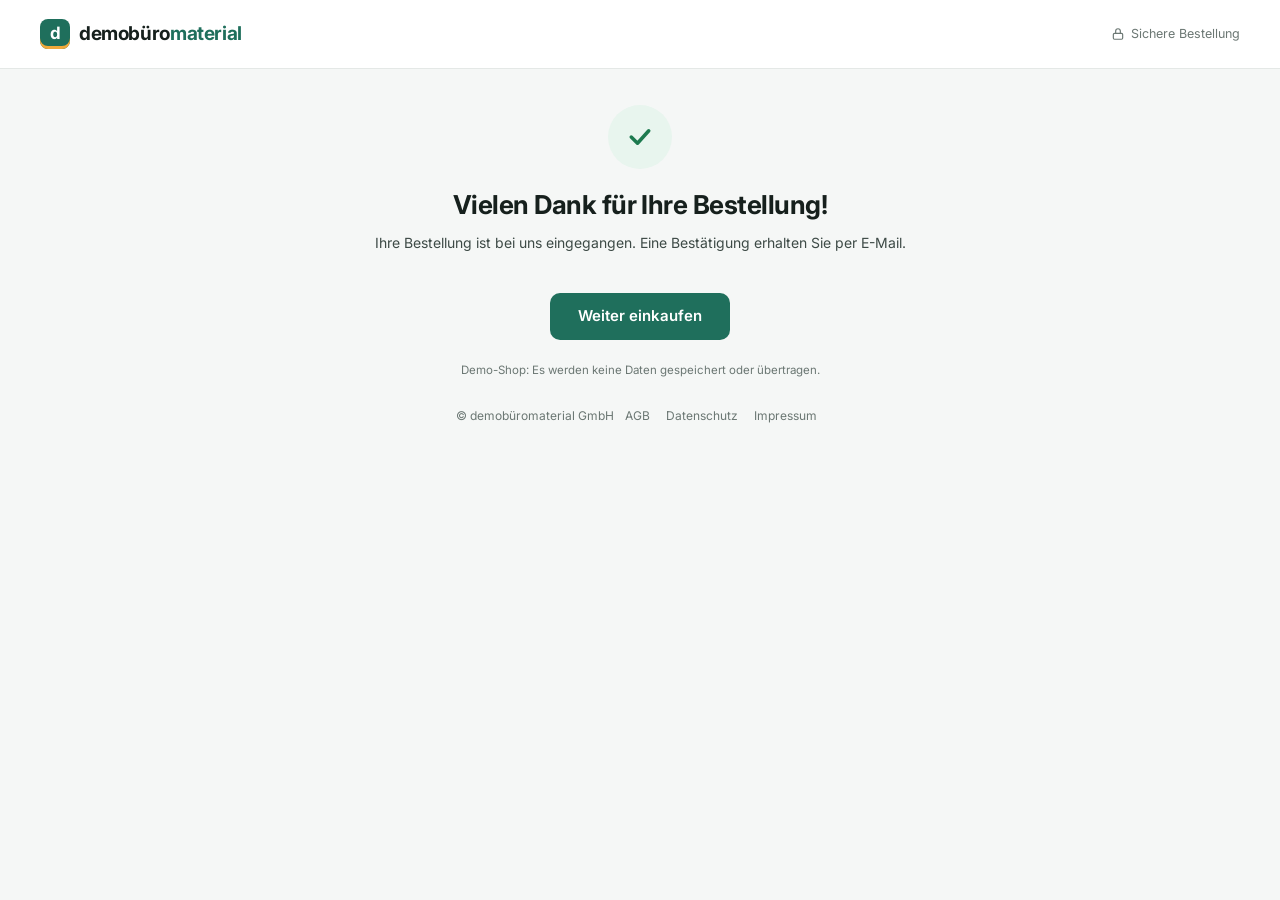
<file: confirmation.html>
<!DOCTYPE html>
<html lang="de">
<head>
<meta charset="UTF-8">
<meta name="viewport" content="width=device-width, initial-scale=1">
<meta name="robots" content="noindex">
<title>Bestellbestätigung | demobüromaterial</title>
<link rel="preconnect" href="https://fonts.googleapis.com">
<link rel="preconnect" href="https://fonts.gstatic.com" crossorigin>
<link href="https://fonts.googleapis.com/css2?family=Inter:wght@400;500;600;700&display=swap" rel="stylesheet">
<link rel="stylesheet" href="shop.css">
<style>
  .co-head { background: var(--card); border-bottom: 1px solid var(--line); }
  .co-head .wrap { display: flex; align-items: center; justify-content: space-between; height: 68px; }
  .secure { display: inline-flex; align-items: center; gap: 6px; font-size: 12.5px; color: var(--muted); }

  .hero { text-align: center; padding: 36px 0 26px; }
  .hero .ok { width: 64px; height: 64px; border-radius: 50%; background: var(--ok-bg); color: var(--ok); display: flex; align-items: center; justify-content: center; margin: 0 auto 16px; }
  .hero h1 { font-size: 26px; margin: 0 0 8px; letter-spacing: -0.02em; }
  .hero p { color: var(--ink-2); margin: 0 auto; max-width: 560px; }
  .order-no { display: inline-flex; gap: 8px; align-items: center; margin-top: 14px; background: var(--card); border: 1px solid var(--line); border-radius: 999px; padding: 6px 14px; font-size: 13px; color: var(--muted); }
  .order-no b { color: var(--ink); font-weight: 600; }

  .main { display: grid; grid-template-columns: minmax(0, 1fr) 340px; gap: 24px; align-items: start; max-width: 1000px; margin: 0 auto; }
  .card + .card { margin-top: 16px; }
  h2 { font-size: 15.5px; margin: 0 0 14px; letter-spacing: -0.01em; }
  .item { display: flex; gap: 14px; padding-bottom: 14px; border-bottom: 1px solid var(--line); margin-bottom: 12px; }
  .item img { width: 72px; height: 72px; border-radius: 8px; border: 1px solid var(--line); object-fit: cover; flex-shrink: 0; }
  .item strong { font-size: 14px; font-weight: 600; }
  .item small { display: block; color: var(--muted); font-size: 12.5px; margin-top: 3px; }
  .row { display: flex; justify-content: space-between; padding: 3px 0; font-size: 13.5px; color: var(--ink-2); }
  .row.big { border-top: 1px solid var(--line); margin-top: 8px; padding-top: 10px; font-size: 18px; font-weight: 700; color: var(--ink); }
  .cols { display: grid; grid-template-columns: 1fr 1fr; gap: 20px; }
  .block h3 { font-size: 12.5px; font-weight: 600; color: var(--muted); text-transform: uppercase; letter-spacing: .04em; margin: 0 0 6px; }
  .block p { margin: 0; color: var(--ink); line-height: 1.6; }
  dl { margin: 0; display: grid; grid-template-columns: auto 1fr; gap: 8px 16px; font-size: 13.5px; }
  dt { color: var(--muted); }
  dd { margin: 0; text-align: right; font-weight: 500; }
  .actions-row { display: flex; gap: 10px; margin-top: 16px; }
  .btn-secondary { background: var(--card); color: var(--ink); border: 1px solid var(--line-strong); margin-top: 0; }
  .btn-secondary:hover { background: var(--bg); }
  .actions-row .btn-primary { margin-top: 0; }
  .legal { font-size: 11.5px; color: var(--muted); text-align: center; margin: 22px 0 0; }
  .co-foot { text-align: center; font-size: 12px; color: var(--muted); padding: 28px 0 32px; }
  .co-foot a { color: var(--muted); margin: 0 8px; }

  @media (max-width: 860px) {
    .main, .cols { grid-template-columns: 1fr; }
  }
  @media print {
    .co-head, .actions-row, .co-foot, .legal { display: none; }
    body { background: #fff; }
  }
  /* Scale up on large screens so the page fills more of the window */
  @media (min-width: 1500px) { body { zoom: 1.02; } }
  @media (min-width: 1800px) { body { zoom: 1.12; } }
  @media (min-width: 2300px) { body { zoom: 1.32; } }
</style>
</head>
<body>

<header class="co-head">
  <div class="wrap">
    <a class="logo" href="index.html"><span class="mark">d</span><span>demobüro<b>material</b></span></a>
    <span class="secure"><svg width="14" height="14" viewBox="0 0 24 24" fill="none" stroke="currentColor" stroke-width="2" stroke-linecap="round" stroke-linejoin="round"><rect x="4" y="11" width="16" height="10" rx="2"/><path d="M8 11V7a4 4 0 0 1 8 0v4"/></svg>Sichere Bestellung</span>
  </div>
</header>

<main class="wrap">
  <section class="hero">
    <div class="ok"><svg width="30" height="30" viewBox="0 0 24 24" fill="none" stroke="currentColor" stroke-width="2.8" stroke-linecap="round" stroke-linejoin="round"><path d="m5 12 5 5 9-10"/></svg></div>
    <h1>Vielen Dank für Ihre Bestellung!</h1>
    <p id="intro">Ihre Bestellung ist bei uns eingegangen. Eine Bestätigung erhalten Sie per E-Mail.</p>
    <div class="order-no" id="orderNoPill" hidden>Bestellnummer <b id="orderNo"></b></div>
  </section>

  <div class="main" id="details" hidden>
    <div>
      <div class="card">
        <h2>Ihre Bestellung</h2>
        <div class="item">
          <img src="product.jpg" alt="">
          <div><strong id="product"></strong><small id="spec"></small></div>
        </div>
        <div class="row"><span>Versand</span><span>0,00 €</span></div>
        <div class="row"><span>Netto</span><span id="net"></span></div>
        <div class="row"><span>MwSt. (19 %)</span><span id="vat"></span></div>
        <div class="row big"><span>Gesamt</span><span id="gross"></span></div>
      </div>

      <div class="card">
        <div class="cols">
          <div class="block">
            <h3>Rechnungs- und Lieferadresse</h3>
            <p id="address"></p>
          </div>
          <div class="block">
            <h3>Kontakt</h3>
            <p id="contact"></p>
          </div>
        </div>
      </div>
    </div>

    <aside>
      <div class="card">
        <h2>Bestelldetails</h2>
        <dl id="facts"></dl>
      </div>
      <div class="actions-row">
        <button class="btn btn-secondary" type="button" onclick="window.print()">Drucken</button>
        <a class="btn btn-primary" href="index.html">Weiter einkaufen</a>
      </div>
    </aside>
  </div>

  <div id="noDetails" style="text-align:center">
    <a class="btn btn-primary" href="index.html" style="display:inline-flex;width:auto;padding:12px 28px">Weiter einkaufen</a>
  </div>

  <p class="legal">Demo-Shop: Es werden keine Daten gespeichert oder übertragen.</p>
</main>

<footer class="co-foot">
  © demobüromaterial GmbH <a href="#">AGB</a><a href="#">Datenschutz</a><a href="#">Impressum</a>
</footer>

<script>
  const $ = id => document.getElementById(id);

  // Read the order handed over by the checkout (same tab only), then forget it
  let order = null;
  try {
    order = JSON.parse(sessionStorage.getItem("dbmOrder") || "null");
    sessionStorage.removeItem("dbmOrder");
  } catch {}

  // Adds working days (Mon to Fri) to today
  function addWorkdays(n) {
    const d = new Date();
    while (n > 0) { d.setDate(d.getDate() + 1); if (d.getDay() % 6 !== 0) n--; }
    return d;
  }
  const fmtDay = d => d.toLocaleDateString("de-DE", { weekday: "short", day: "2-digit", month: "2-digit", year: "numeric" });

  // Builds text lines without innerHTML, so typed values stay plain text
  function setLines(el, lines) {
    lines.filter(Boolean).forEach((l, i) => {
      if (i) el.appendChild(document.createElement("br"));
      el.appendChild(document.createTextNode(l));
    });
  }

  if (order) {
    $("orderNo").textContent = order.orderNo;
    $("orderNoPill").hidden = false;
    $("intro").textContent = order.email
      ? `Ihre Bestellung ist bei uns eingegangen. Eine Bestätigung senden wir an ${order.email}.`
      : "Ihre Bestellung ist bei uns eingegangen. Eine Bestätigung erhalten Sie per E-Mail.";

    $("product").textContent = order.product;
    $("spec").textContent = order.spec;
    $("net").textContent = order.net;
    $("vat").textContent = order.vat;
    $("gross").textContent = order.gross;

    setLines($("address"), [order.company, order.name, order.street, order.postcodeCity, order.country]);
    setLines($("contact"), [order.email, order.vatId ? `USt-IdNr. ${order.vatId}` : ""]);

    const [from, to] = order.express ? [2, 3] : [5, 7];
    const facts = [
      ["Bestellnummer", order.orderNo],
      ["Ihre Bestellnummer", order.poNumber],
      ["Bestelldatum", fmtDay(new Date())],
      ["Zahlungsart", order.payment],
      ["Lieferung", order.express ? "Express" : "Standard"],
      ["Voraussichtlich", `${fmtDay(addWorkdays(from))} bis ${fmtDay(addWorkdays(to))}`],
    ];
    facts.filter(([, v]) => v).forEach(([k, v]) => {
      const dt = document.createElement("dt"); dt.textContent = k;
      const dd = document.createElement("dd"); dd.textContent = v;
      $("facts").append(dt, dd);
    });

    $("details").hidden = false;
    $("noDetails").hidden = true;
  }
</script>
</body>
</html>
</file>
<file: shop.css>
/* Shared styles for the demobüromaterial demo shop (product page and checkout) */
:root {
  --brand: #1f6f5c;
  --brand-dark: #175746;
  --brand-50: #eef6f3;
  --accent: #f2a93b;
  --ink: #16201d;
  --ink-2: #3d4a46;
  --muted: #6b7773;
  --line: #e4e8e6;
  --line-strong: #cfd6d3;
  --bg: #f5f7f6;
  --card: #ffffff;
  --ok: #1d7a4f;
  --ok-bg: #e8f5ee;
  --radius: 12px;
  --shadow: 0 1px 2px rgba(16, 24, 20, .05), 0 1px 3px rgba(16, 24, 20, .04);
}
* { box-sizing: border-box; }
[hidden] { display: none !important; }
html { -webkit-text-size-adjust: 100%; }
body {
  margin: 0;
  font-family: "Inter", "Segoe UI", Roboto, Helvetica, Arial, sans-serif;
  font-size: 14px;
  line-height: 1.5;
  color: var(--ink);
  background: var(--bg);
  -webkit-font-smoothing: antialiased;
}
a { color: var(--brand); text-decoration: none; }
a:hover { text-decoration: underline; }
.wrap { max-width: 1240px; margin: 0 auto; padding: 0 20px; }

/* Utility bar */
.util { background: var(--ink); color: #c9d3cf; font-size: 12px; }
.util .wrap { display: flex; justify-content: space-between; align-items: center; height: 32px; gap: 16px; }
.util a { color: #fff; }
.util-right { display: flex; align-items: center; gap: 10px; }
.util-right i { width: 3px; height: 3px; border-radius: 50%; background: #6f7d78; }

/* Header */
.site { background: var(--card); border-bottom: 1px solid var(--line); }
.site .wrap { display: flex; align-items: center; gap: 28px; height: 68px; }
.logo { display: inline-flex; align-items: center; gap: 9px; font-size: 19px; font-weight: 700; letter-spacing: -0.02em; color: var(--ink); white-space: nowrap; }
.logo:hover { text-decoration: none; }
.logo b { color: var(--brand); font-weight: 700; }
.logo .mark { width: 30px; height: 30px; border-radius: 8px; background: var(--brand); color: #fff; display: inline-flex; align-items: center; justify-content: center; font-size: 17px; font-weight: 700; box-shadow: inset 0 -3px 0 var(--accent); }
.search { flex: 1; max-width: 520px; display: flex; border: 1px solid var(--line-strong); border-radius: 10px; overflow: hidden; background: var(--bg); }
.search input { flex: 1; border: 0; background: transparent; padding: 10px 14px; font: inherit; color: var(--ink); outline: none; }
.search button { border: 0; background: var(--brand); color: #fff; width: 46px; cursor: pointer; display: flex; align-items: center; justify-content: center; }
.actions { display: flex; gap: 22px; margin-left: auto; }
.actions a { display: flex; flex-direction: column; align-items: center; gap: 2px; color: var(--ink-2); font-size: 11.5px; font-weight: 500; position: relative; }
.actions a:hover { color: var(--brand); text-decoration: none; }
.actions .badge { position: absolute; top: -6px; right: 6px; background: var(--accent); color: var(--ink); font-style: normal; font-size: 10.5px; font-weight: 700; min-width: 18px; height: 18px; border-radius: 9px; display: flex; align-items: center; justify-content: center; padding: 0 5px; }

/* Category navigation */
.cats { background: var(--card); border-bottom: 1px solid var(--line); }
.cats .wrap { display: flex; gap: 28px; height: 44px; align-items: stretch; overflow-x: auto; }
.cats a { display: flex; align-items: center; color: var(--ink-2); font-weight: 500; font-size: 13.5px; white-space: nowrap; border-bottom: 2px solid transparent; }
.cats a:hover { color: var(--brand); text-decoration: none; }
.cats a.active { color: var(--brand); border-bottom-color: var(--brand); }

.crumbs { padding: 16px 0 14px; font-size: 12.5px; color: var(--muted); }
.crumbs a { color: var(--muted); }
.crumbs span { margin: 0 7px; color: var(--line-strong); }
.crumbs b { color: var(--ink-2); font-weight: 500; }

/* Building blocks */
.card { background: var(--card); border: 1px solid var(--line); border-radius: var(--radius); padding: 20px; box-shadow: var(--shadow); }
select, .input, input[type=text], input[type=email], input[type=tel], input:not([type]) {
  width: 100%;
  font: inherit;
  font-size: 13.5px;
  color: var(--ink);
  background: #fff;
  border: 1px solid var(--line-strong);
  border-radius: 8px;
  padding: 9px 11px;
  transition: border-color .15s, box-shadow .15s;
}
select {
  appearance: none;
  padding-right: 32px;
  background: #fff url("data:image/svg+xml,%3Csvg xmlns='http://www.w3.org/2000/svg' width='12' height='12' viewBox='0 0 24 24' fill='none' stroke='%236b7773' stroke-width='2.5' stroke-linecap='round' stroke-linejoin='round'%3E%3Cpath d='m6 9 6 6 6-6'/%3E%3C/svg%3E") no-repeat right 11px center;
}
select:focus, input:focus { outline: none; border-color: var(--brand); box-shadow: 0 0 0 3px rgba(31, 111, 92, .15); }
.btn { display: flex; align-items: center; justify-content: center; gap: 8px; width: 100%; border: 0; border-radius: 10px; padding: 13px 16px; font: inherit; font-size: 15px; font-weight: 600; cursor: pointer; transition: background .15s; }
.btn:hover { text-decoration: none; }
.btn-primary { background: var(--brand); color: #fff; margin-top: 14px; }
.btn-primary:hover { background: var(--brand-dark); }

/* Footer */
.site-footer { background: var(--ink); color: #aab6b1; margin-top: 56px; font-size: 13px; }
.foot-cols { display: grid; grid-template-columns: 1.4fr 1fr 1fr 1.3fr; gap: 28px; padding: 36px 0 28px; }
.foot-cols h4 { color: #fff; font-size: 13px; font-weight: 600; margin: 4px 0 10px; }
.foot-cols a, .foot-cols span { display: block; color: #aab6b1; margin-bottom: 6px; }
.foot-cols a:hover { color: #fff; }
.foot-cols p { margin: 10px 0 0; max-width: 260px; }
.logo-light { color: #fff; }
.logo-light b { color: #8fd3bf; }
.foot-bottom { border-top: 1px solid #2c3833; padding: 14px 0 18px; font-size: 12px; color: #8a9893; }

@media (max-width: 860px) {
  .util-right, .actions span { display: none; }
  .foot-cols { grid-template-columns: 1fr 1fr; }
}
@media (max-width: 640px) {
  .search { display: none; }
  .util .wrap { justify-content: center; }
}
</file>
